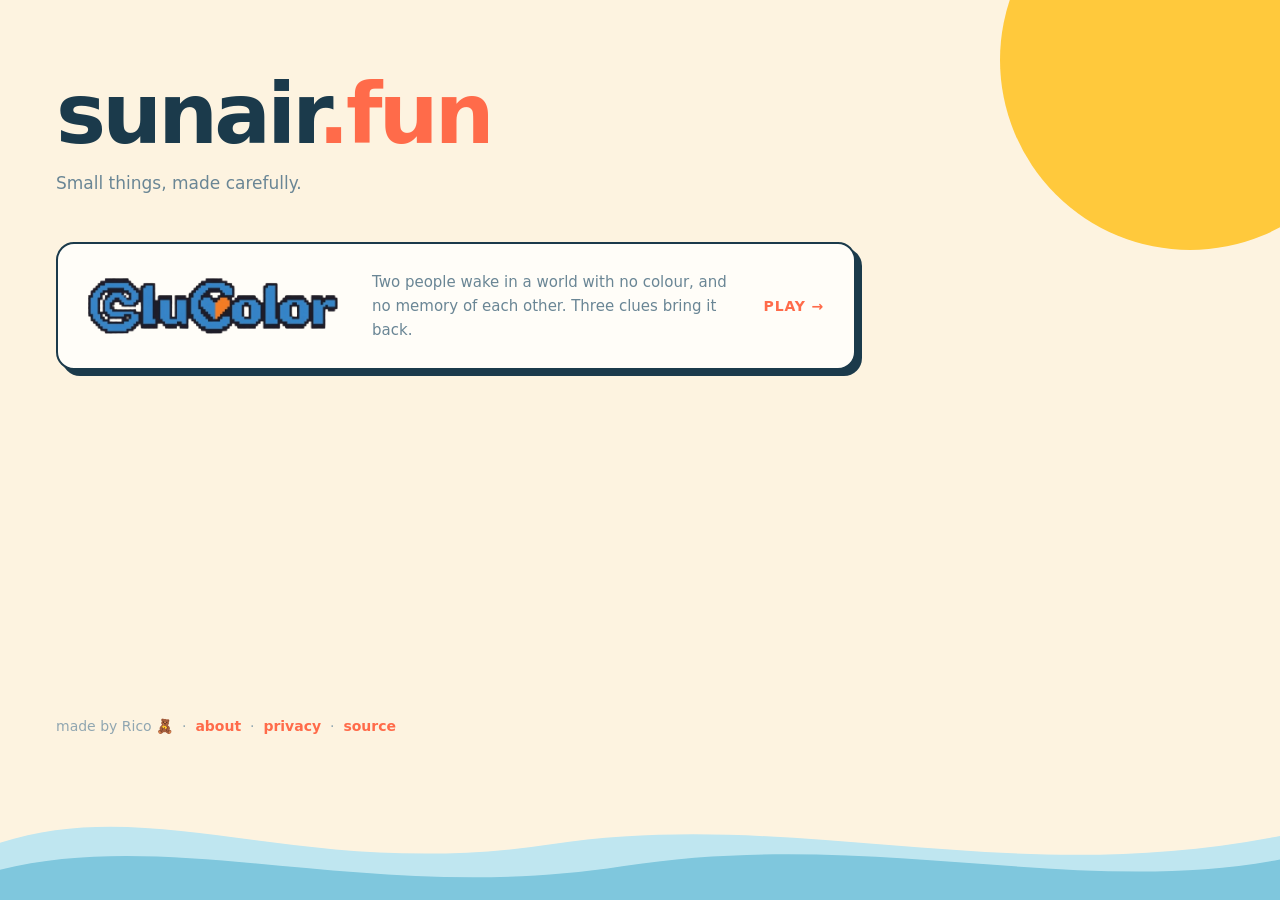
<file: index.html>
<!doctype html>
<html lang="en">
<head>
<meta charset="utf-8">
<meta name="viewport" content="width=device-width, initial-scale=1, viewport-fit=cover">
<meta http-equiv="content-security-policy"
      content="default-src 'self'; img-src 'self' data:; object-src 'none'; base-uri 'none'; form-action 'none'">
<title>sunair.fun</title>
<meta name="description" content="Short browser games. Free, no ads, no accounts, nothing to install.">
<link rel="icon" href="img/favicon.png">
<link rel="stylesheet" href="css/portal.css">
</head>
<body>

<header>
  <h1>sunair<span>.fun</span></h1>
  <p>Small things, made carefully.</p>
</header>

<main>
  <ul class="games">
    <!-- Games go here, one <li> each. -->
    <li>
      <a class="game" href="/clucolor/">
        <img class="game-art" src="img/clucolor.png" alt="CluColor" width="584" height="130">
        <span class="game-blurb">
          Two people wake in a world with no colour, and no memory of each other.
          Three clues bring it back.
        </span>
        <span class="game-go">play →</span>
      </a>
    </li>
  </ul>

  <!-- The empty state IS the copy.
       Two jobs, one element. It sits in the slot the first game will occupy,
       drawn as an empty card, so the page looks composed rather than unfinished.
       And it carries real prose — a page with no words on it is indistinguishable
       from a parked domain to an automated classifier, which is how this site got
       rated Malware while it said nothing but "Soon."
       It hides itself the moment a game exists (see `body:has(.game)`), and from
       then on the description lives only on /about.html. -->
  <div class="empty">
    <p class="empty-lead">Short browser games.</p>
    <p class="empty-sub">Free. No ads, no accounts, nothing to install — they run in
      your browser and vanish when you close the tab.</p>
    <p class="empty-soon">The first one lands soon.</p>
  </div>
</main>

<footer>
  <p>made by Rico 🧸 &nbsp;·&nbsp; <a href="/about.html">about</a> &nbsp;·&nbsp; <a href="/privacy.html">privacy</a> &nbsp;·&nbsp; <a href="https://github.com/balajidnz/balajidnz.github.io">source</a></p>
</footer>

</body>
</html>
</file>
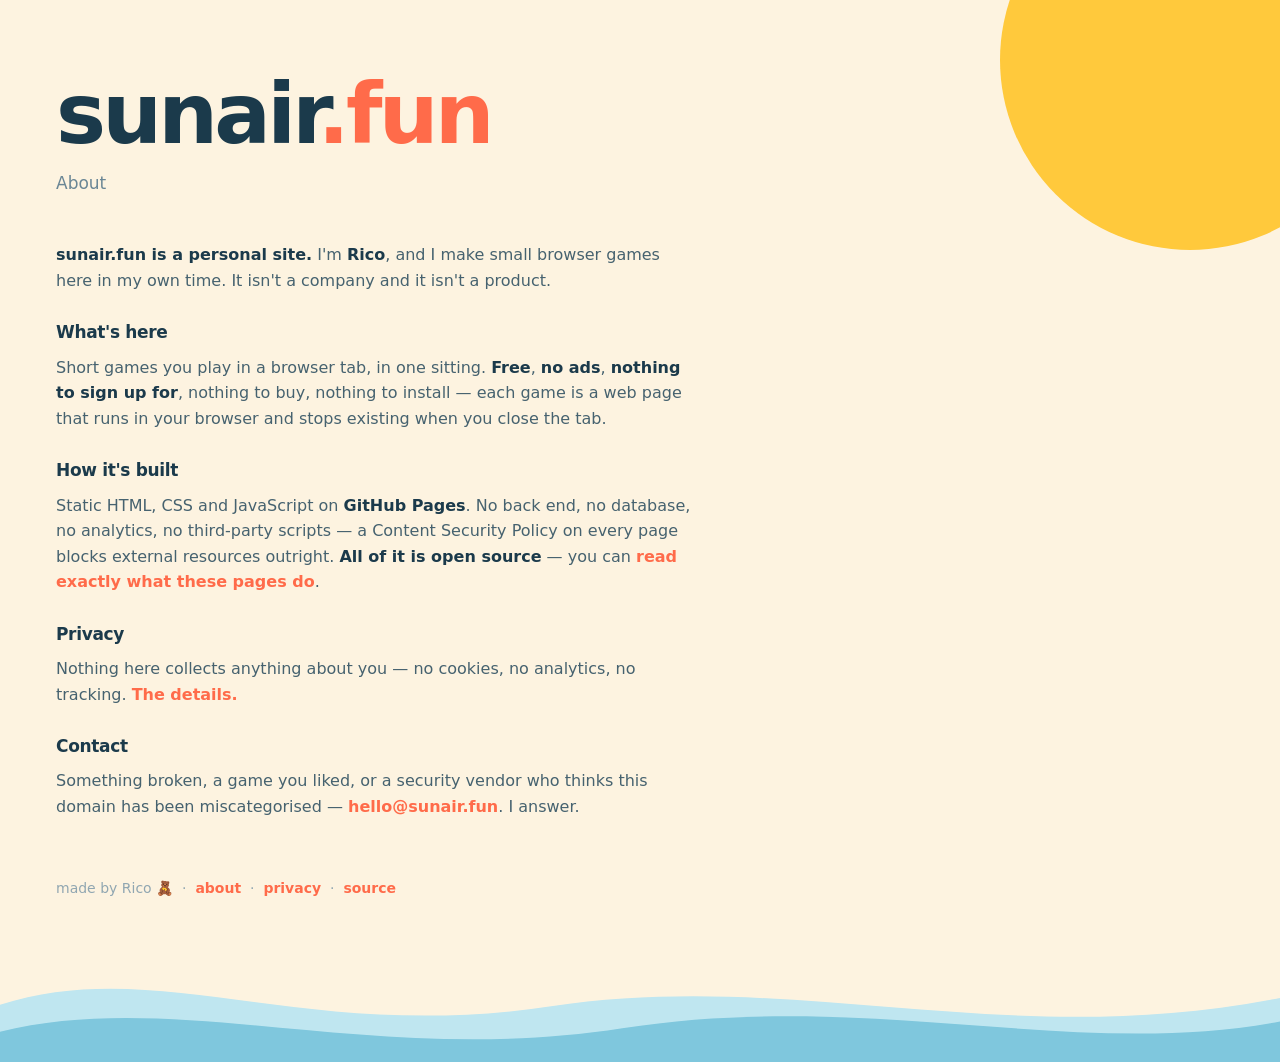
<file: about.html>
<!doctype html>
<html lang="en">
<head>
<meta charset="utf-8">
<meta name="viewport" content="width=device-width, initial-scale=1, viewport-fit=cover">
<meta http-equiv="content-security-policy"
      content="default-src 'self'; img-src 'self' data:; object-src 'none'; base-uri 'none'; form-action 'none'">
<title>About — sunair.fun</title>
<meta name="description" content="sunair.fun is a personal site hosting small browser games. Free, no ads, no accounts, open source.">
<link rel="icon" href="img/favicon.png">
<link rel="stylesheet" href="css/portal.css">
</head>
<body>

<header>
  <h1><a class="home" href="/">sunair<span>.fun</span></a></h1>
  <p>About</p>
</header>

<main class="prose">

  <p><b>sunair.fun is a personal site.</b> I'm <b>Rico</b>, and I make small browser games
  here in my own time. It isn't a company and it isn't a product.</p>

  <h2>What's here</h2>
  <p>Short games you play in a browser tab, in one sitting. <b>Free</b>, <b>no ads</b>,
  <b>nothing to sign up for</b>, nothing to buy, nothing to install — each game is a web page
  that runs in your browser and stops existing when you close the tab.</p>

  <h2>How it's built</h2>
  <p>Static HTML, CSS and JavaScript on <b>GitHub Pages</b>. No back end, no database, no
  analytics, no third-party scripts — a Content Security Policy on every page blocks external
  resources outright. <b>All of it is open source</b> — you can
  <a href="https://github.com/balajidnz/balajidnz.github.io">read exactly what these pages do</a>.</p>

  <h2>Privacy</h2>
  <p>Nothing here collects anything about you — no cookies, no analytics, no tracking.
  <a href="/privacy.html">The details.</a></p>

  <h2>Contact</h2>
  <p>Something broken, a game you liked, or a security vendor who thinks this domain has been
  miscategorised — <a href="mailto:hello@sunair.fun">hello@sunair.fun</a>.
  I answer.</p>

</main>

<footer>
  <p>made by Rico 🧸 &nbsp;·&nbsp; <a href="/about.html">about</a> &nbsp;·&nbsp; <a href="/privacy.html">privacy</a> &nbsp;·&nbsp; <a href="https://github.com/balajidnz/balajidnz.github.io">source</a></p>
</footer>

</body>
</html>
</file>
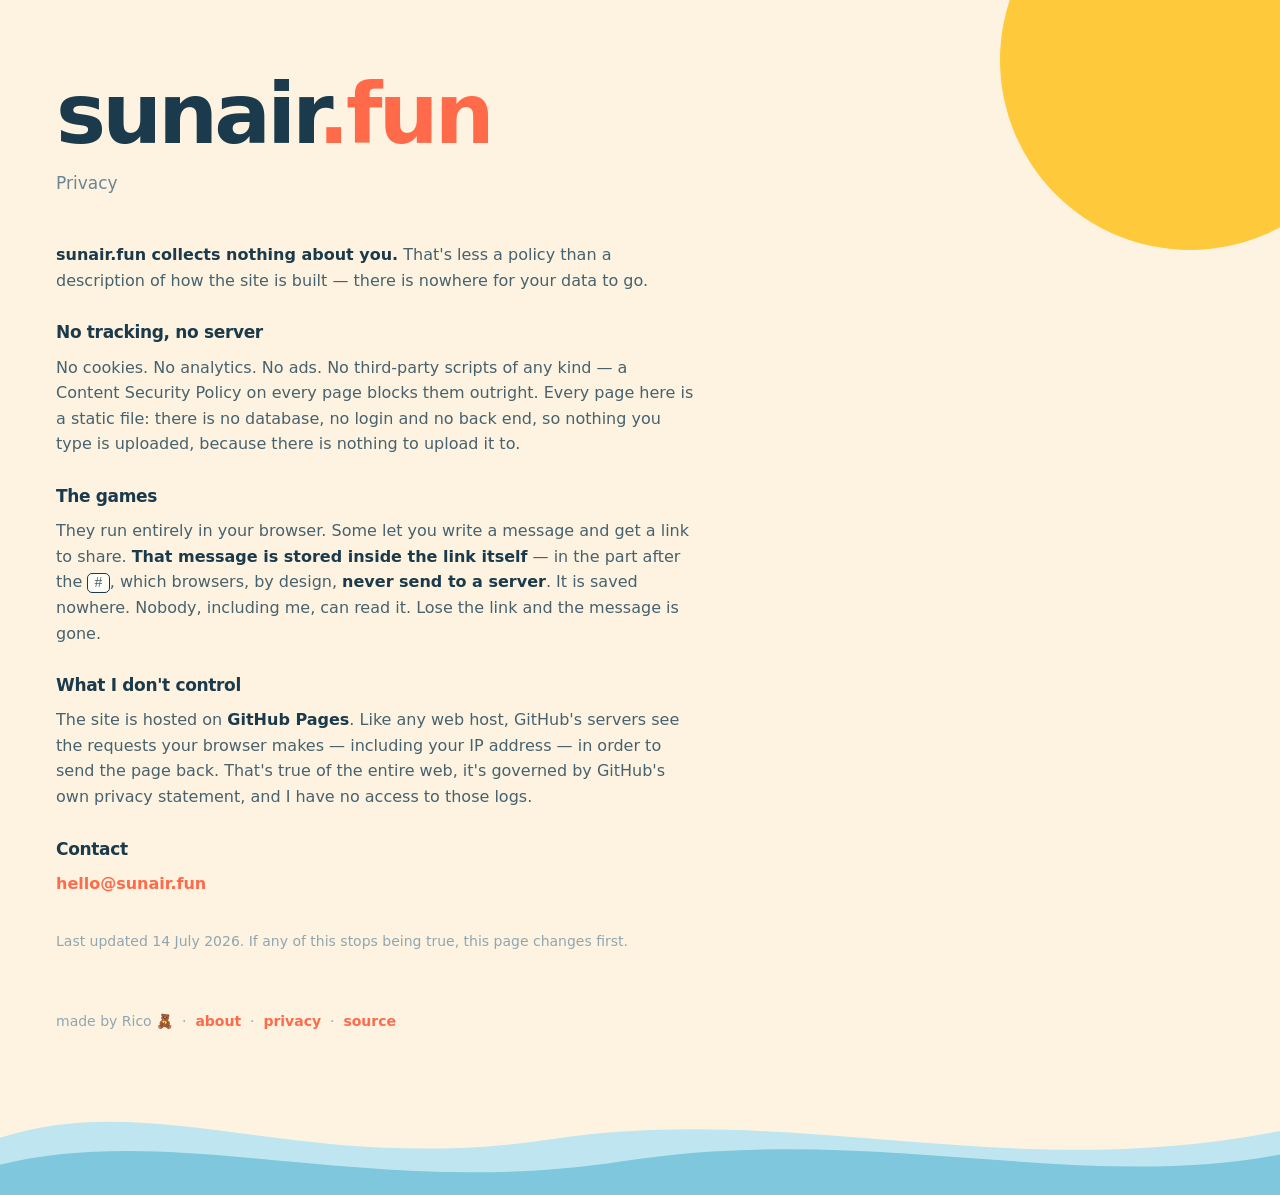
<file: privacy.html>
<!doctype html>
<html lang="en">
<head>
<meta charset="utf-8">
<meta name="viewport" content="width=device-width, initial-scale=1, viewport-fit=cover">
<meta http-equiv="content-security-policy"
      content="default-src 'self'; img-src 'self' data:; object-src 'none'; base-uri 'none'; form-action 'none'">
<title>Privacy — sunair.fun</title>
<meta name="description" content="sunair.fun collects nothing. No cookies, no analytics, no accounts, no server.">
<link rel="icon" href="img/favicon.png">
<link rel="stylesheet" href="css/portal.css">
</head>
<body>

<header>
  <h1><a class="home" href="/">sunair<span>.fun</span></a></h1>
  <p>Privacy</p>
</header>

<main class="prose">

  <p><b>sunair.fun collects nothing about you.</b> That's less a policy than a description of
  how the site is built — there is nowhere for your data to go.</p>

  <h2>No tracking, no server</h2>
  <p>No cookies. No analytics. No ads. No third-party scripts of any kind — a Content
  Security Policy on every page blocks them outright. Every page here is a static file:
  there is no database, no login and no back end, so nothing you type is uploaded, because
  there is nothing to upload it to.</p>

  <h2>The games</h2>
  <p>They run entirely in your browser. Some let you write a message and get a link to share.
  <b>That message is stored inside the link itself</b> — in the part after the <code>#</code>,
  which browsers, by design, <b>never send to a server</b>. It is saved nowhere. Nobody,
  including me, can read it. Lose the link and the message is gone.</p>

  <h2>What I don't control</h2>
  <p>The site is hosted on <b>GitHub Pages</b>. Like any web host, GitHub's servers see the
  requests your browser makes — including your IP address — in order to send the page back.
  That's true of the entire web, it's governed by GitHub's own privacy statement, and I have
  no access to those logs.</p>

  <h2>Contact</h2>
  <p><a href="mailto:hello@sunair.fun">hello@sunair.fun</a></p>

  <p class="updated">Last updated 14 July 2026. If any of this stops being true, this page
  changes first.</p>

</main>

<footer>
  <p>made by Rico 🧸 &nbsp;·&nbsp; <a href="/about.html">about</a> &nbsp;·&nbsp; <a href="/privacy.html">privacy</a> &nbsp;·&nbsp; <a href="https://github.com/balajidnz/balajidnz.github.io">source</a></p>
</footer>

</body>
</html>
</file>
<file: css/portal.css>
/* sunair.fun — the front door.
   A poster, not a shop window: flat colour, hard shapes, no gloss. The games are
   the thing, and anything the shelf does to draw attention it takes from them. */

:root {
  --sand:  #fdf3e0;   /* the page */
  --ink:   #1b3a4b;   /* deep sea-blue, not black — every border and letter
                         carries a blue undertone without anything being "blue" */
  --dim:   #6a8695;
  --sun:   #ffc93c;
  --coral: #ff6b4a;

  --wave-h: clamp(96px, 15vh, 160px);
}

* { box-sizing: border-box; }

body {
  margin: 0;
  min-height: 100dvh;
  /* Flex, not grid-template-rows. The pages have different numbers of children,
     and a fixed row template silently assigns 1fr to whichever child happens to
     land in slot two. */
  display: flex;
  flex-direction: column;
  gap: clamp(28px, 5vh, 56px);
  /* The extra bottom padding is the wave's height — otherwise, on a short page,
     the footer lands in the water. */
  padding: clamp(40px, 8vh, 88px) clamp(22px, 6vw, 56px) calc(var(--wave-h) + 28px);
  background: var(--sand);
  color: var(--ink);
  /* No web fonts — the CSP is `default-src 'self'`, which blocks them outright.
     ui-rounded resolves to SF Rounded on Apple platforms and degrades to a
     friendly system sans everywhere else. Zero network requests, soft feel. */
  font: 17px/1.6 ui-rounded, "SF Pro Rounded", system-ui, -apple-system, "Segoe UI", sans-serif;
  -webkit-font-smoothing: antialiased;
  overflow-x: hidden;
  position: relative;
}

/* Two flat shapes, and that is the entire illustration. No blur, no glow: they
   read as SHAPES rather than light sources, which is what makes it a poster
   rather than a photograph. Sun above, sea below; the page sits between them.

   ABSOLUTE, not fixed. Fixed pins them to the VIEWPORT, so on any page long
   enough to scroll (/about, /privacy) the text slid underneath the water and the
   sun hung in the middle of a paragraph. Absolute pins them to the PAGE: the sun
   is at the top of the document and the sea is at the bottom of it, wherever that
   falls. The layout is a poster, so its shapes belong to the poster, not to the
   window you happen to be looking through. */
body::before,
body::after {
  content: "";
  position: absolute;
  z-index: -1;
}

body::before {                    /* the sun */
  top: -130px; right: -100px;
  width: 380px; height: 380px;
  border-radius: 50%;
  background: var(--sun);
}

/* The sea. An inline SVG data-URI rather than CSS shapes, because a wave built
   out of border-radius is always visibly a stack of ellipses.
   `preserveAspectRatio: none` + `background-size: 100% 100%` lets one 1440-wide
   path stretch edge-to-edge at ANY viewport width — so it never tiles, never
   repeats, and never leaves a gap on an ultrawide monitor.
   Two paths, pale behind and deeper in front: the only depth cue in the design,
   and it stays completely flat. */
body::after {
  left: 0; right: 0; bottom: 0;
  height: var(--wave-h);
  background: url("data:image/svg+xml,%3Csvg xmlns='http://www.w3.org/2000/svg' viewBox='0 0 1440 160' preserveAspectRatio='none'%3E%3Cpath d='M0,92 C180,32 340,138 620,94 C900,50 1130,148 1440,84 L1440,160 L0,160 Z' fill='%23bfe6f0'/%3E%3Cpath d='M0,124 C200,72 420,166 700,120 C980,74 1210,158 1440,112 L1440,160 L0,160 Z' fill='%237fc7dd'/%3E%3C/svg%3E") no-repeat;
  background-size: 100% 100%;
}

header h1 {
  margin: 0;
  font-size: clamp(44px, 9vw, 84px);
  font-weight: 800;
  letter-spacing: -0.045em;
  line-height: 1;
}

header h1 span { color: var(--coral); }

header p {
  margin: 14px 0 0;
  color: var(--dim);
  font-size: 17px;
}

main { width: 100%; max-width: 800px; }

.games {
  margin: 0;
  padding: 0;
  list-style: none;
  display: grid;
  gap: 20px;
}

/* The hard offset shadow IS the style. On hover the card presses INTO it — it
   travels exactly as far as the shadow shrinks, so it reads as a physical button
   being pushed rather than a rectangle sliding around. */
.game {
  display: grid;
  grid-template-columns: auto 1fr auto;
  gap: clamp(18px, 3.5vw, 34px);
  align-items: center;
  padding: 26px clamp(20px, 3vw, 30px);
  text-decoration: none;
  color: inherit;
  background: #fffdf8;
  border: 2.5px solid var(--ink);
  border-radius: 18px;
  box-shadow: 6px 6px 0 var(--ink);
  transition: transform .12s ease, box-shadow .12s ease;
}

.game:hover,
.game:focus-visible {
  transform: translate(6px, 6px);
  box-shadow: 0 0 0 var(--ink);
  outline: none;
}

/* Native 584x130. Only ever scaled DOWN — its edges are anti-aliased, so
   `image-rendering: pixelated` would show ragged alpha rather than clean blocks. */
.game-art {
  width: clamp(150px, 24vw, 250px);
  height: auto;
}

.game-blurb {
  color: var(--dim);
  font-size: 15px;
  line-height: 1.6;
}

.game-go {
  font-size: 14px;
  font-weight: 800;
  color: var(--coral);
  white-space: nowrap;
  text-transform: uppercase;
  letter-spacing: .06em;
}

/* ---- the empty state, which is also the copy --------------------------------

   Drawn as an EMPTY CARD SLOT: the same size, radius and border-weight as a real
   game card, but dashed and unfilled. It occupies the space the first game will
   take, so the page reads as composed-and-waiting rather than broken-and-empty —
   and it carries the prose that stops an automated classifier reading the domain
   as parked.

   It removes itself the instant a real game exists. From then on the description
   lives only on /about.html.
   --------------------------------------------------------------------------- */

.empty {
  padding: clamp(30px, 5vw, 44px) clamp(22px, 3.5vw, 34px);
  border: 2.5px dashed #c9b89a;   /* sand, darkened — reads as a pencil outline */
  border-radius: 18px;
  max-width: 560px;
}

.empty-lead {
  margin: 0;
  font-size: clamp(21px, 3vw, 26px);
  font-weight: 800;
  letter-spacing: -0.02em;
  color: var(--ink);
}

.empty-sub {
  margin: 10px 0 0;
  color: var(--dim);
  font-size: 15.5px;
  line-height: 1.65;
}

.empty-soon {
  margin: 20px 0 0;
  font-size: 14px;
  font-weight: 800;
  letter-spacing: .06em;
  text-transform: uppercase;
  color: var(--coral);
}

/* The whole block is scaffolding. When there's a game, it goes. */
body:has(.game) .empty { display: none; }

/* ---- prose: /about and /privacy --------------------------------------------- */

/* Tight on purpose. These pages exist to be READ ONCE and believed — a policy you
   have to scroll through twice is a policy nobody finishes. */
.prose {
  max-width: 640px;
  font-size: 16px;
  line-height: 1.6;
}

.prose p { margin: 0 0 12px; color: #46626f; }

.prose h2 {
  margin: 26px 0 8px;
  font-size: 17px;
  font-weight: 800;
  letter-spacing: -0.02em;
  color: var(--ink);
}

.prose b { color: var(--ink); }

.prose code {
  background: #fffdf8;
  border: 1.5px solid var(--ink);
  border-radius: 5px;
  padding: 1px 6px;
  font-size: 14px;
}

.prose .updated {
  margin-top: 34px;
  font-size: 14px;
  color: #90a6b1;
}

/* One link style everywhere: coral, and underlined on hover. Links in body text
   must not rely on colour alone to be findable. */
.prose a,
.empty a,
footer a {
  color: var(--coral);
  font-weight: 700;
  text-decoration: none;
}

.prose a:hover, .prose a:focus-visible,
footer a:hover, footer a:focus-visible {
  text-decoration: underline;
  text-underline-offset: 3px;
}

/* The wordmark doubles as the home link on the sub-pages. */
h1 a.home {
  color: inherit;
  text-decoration: none;
}

footer {
  margin-top: auto;   /* pin to the bottom on short pages */
}

footer p {
  margin: 0;
  color: #90a6b1;
  font-size: 14px;
}

/* Three columns of anything is a mess at 380px wide. */
@media (max-width: 640px) {
  .game {
    grid-template-columns: 1fr;
    justify-items: start;
    gap: 14px;
  }
}

@media (prefers-reduced-motion: reduce) {
  * { transition: none !important; }
}
</file>
